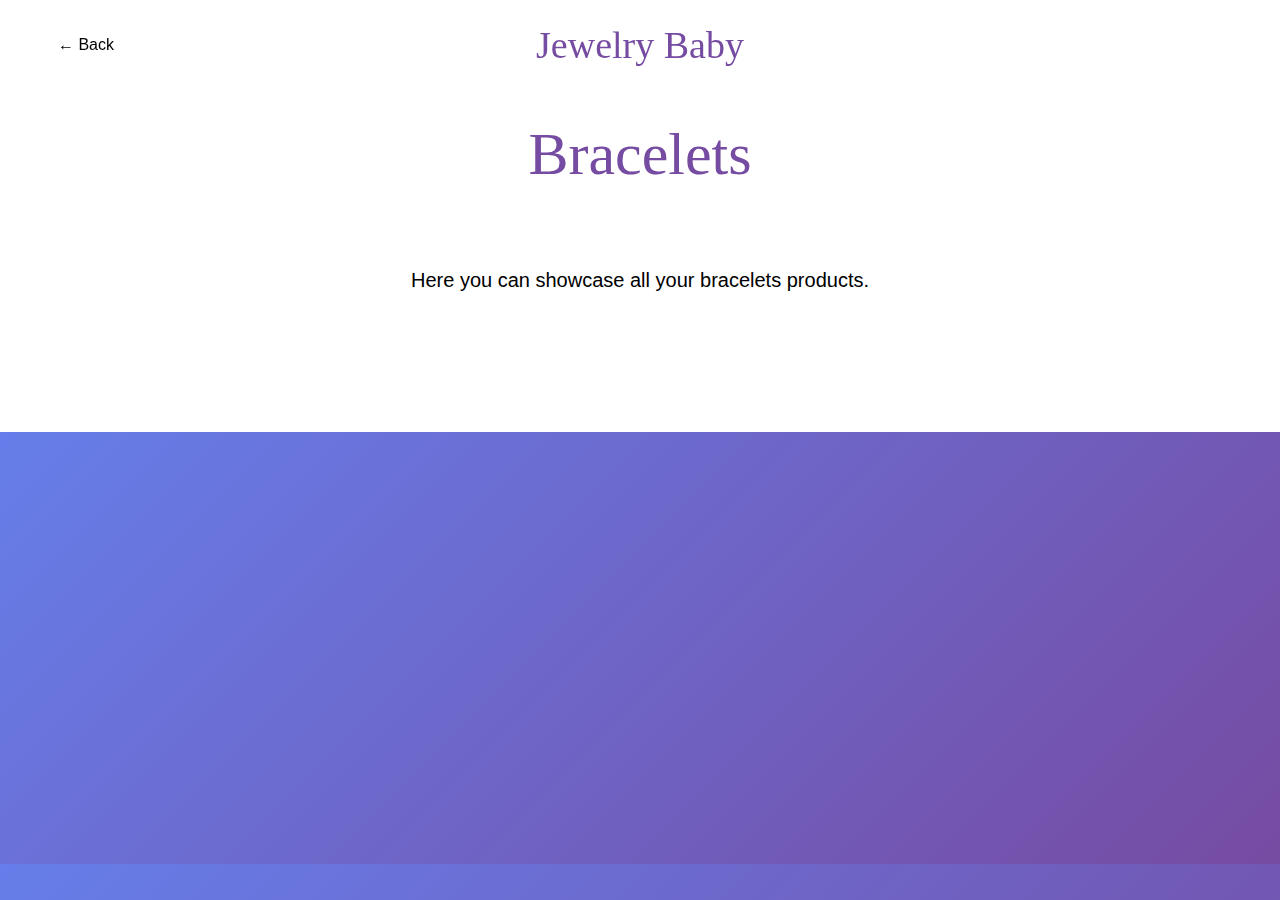
<file: bracelets.html>
<!DOCTYPE html>
<html lang="zh">
<head>
<meta charset="UTF-8">
<title>Bracelets - Jewelry Baby</title>
<link rel="stylesheet" href="style.css">
</head>
<body>

<div class="navbar">
  <div class="nav-left">
    <button class="icon-btn" onclick="history.back()">← Back</button>
  </div>

  <div class="brand">Jewelry Baby</div>

  <div class="nav-right"></div>
</div>

<div class="category-section">
  <div class="category-title">Bracelets</div>
  <p style="font-size:20px;">Here you can showcase all your bracelets products.</p>
</div>

</body>
</html>
</file>
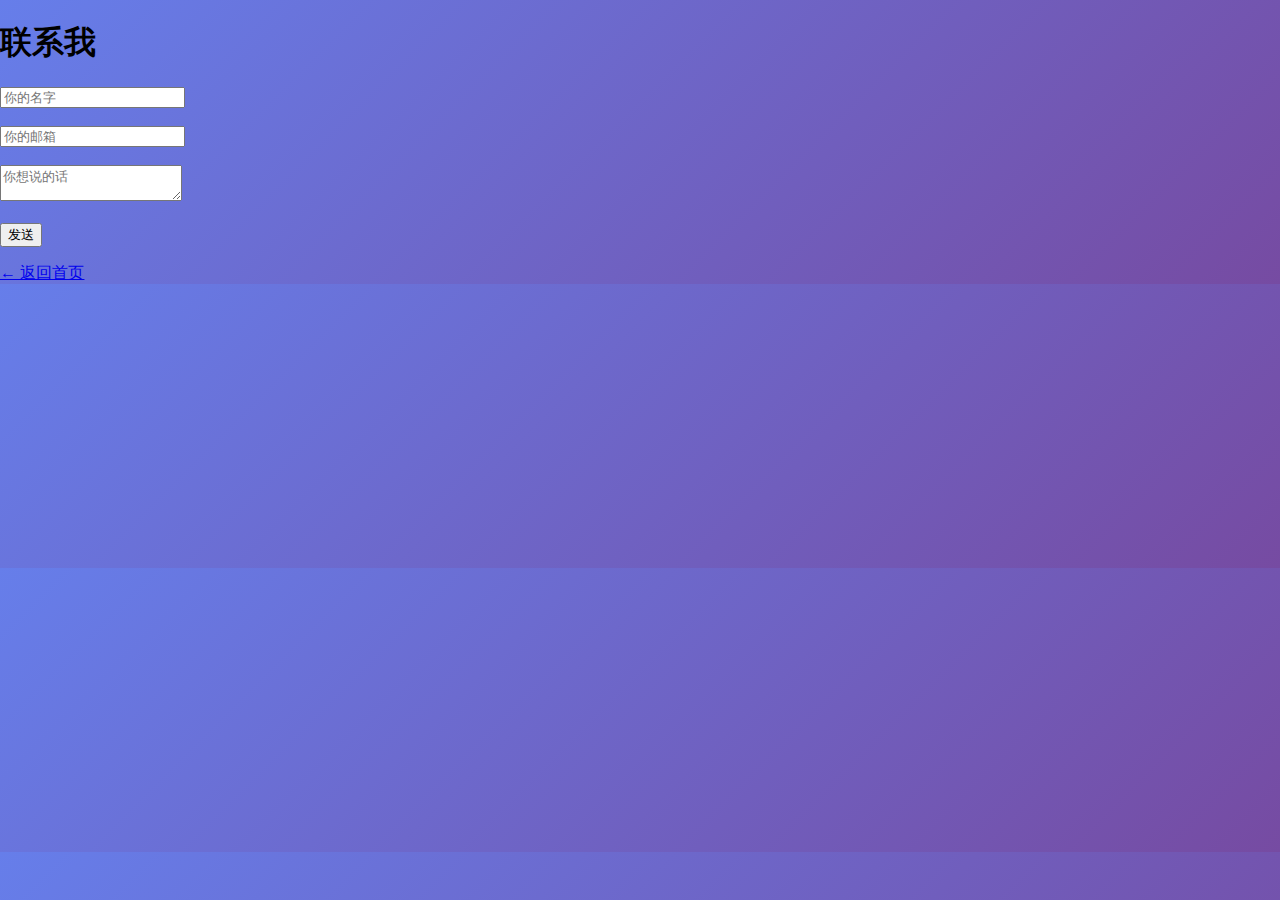
<file: contact.html>
<!DOCTYPE html>
<html lang="zh">
<head>
  <meta charset="UTF-8">
  <title>联系我</title>
  <link rel="stylesheet" href="style.css">
</head>
<body>
  <div class="card">
    <h1>联系我</h1>

    <form id="contactForm">
      <input type="text" name="name" placeholder="你的名字" required><br><br>
      <input type="email" name="email" placeholder="你的邮箱" required><br><br>
      <textarea name="message" placeholder="你想说的话" required></textarea><br><br>
      <button type="submit">发送</button>
    </form>

    <p id="msg"></p>
    <a href="index.html">← 返回首页</a>
  </div>

  <script>
    const scriptURL = 'https://script.google.com/macros/s/AKfycbySydl91rBgDoozgT_4Ir1enfn7ECp7F6yRIPvn9ERMfAa0LEE7zvPfH_0xFc5Rr5bT/exec';
    const form = document.getElementById('contactForm');
    const msg = document.getElementById('msg');

    form.addEventListener('submit', e => {
      e.preventDefault();
      fetch(scriptURL, { method: 'POST', body: new FormData(form)})
        .then(response => {
          msg.textContent = '提交成功！谢谢你的留言';
          form.reset();
        })
        .catch(error => {
          msg.textContent = '提交失败，请稍后重试';
          console.error(error);
        });
    });
  </script>
</body>
</html>
</file>
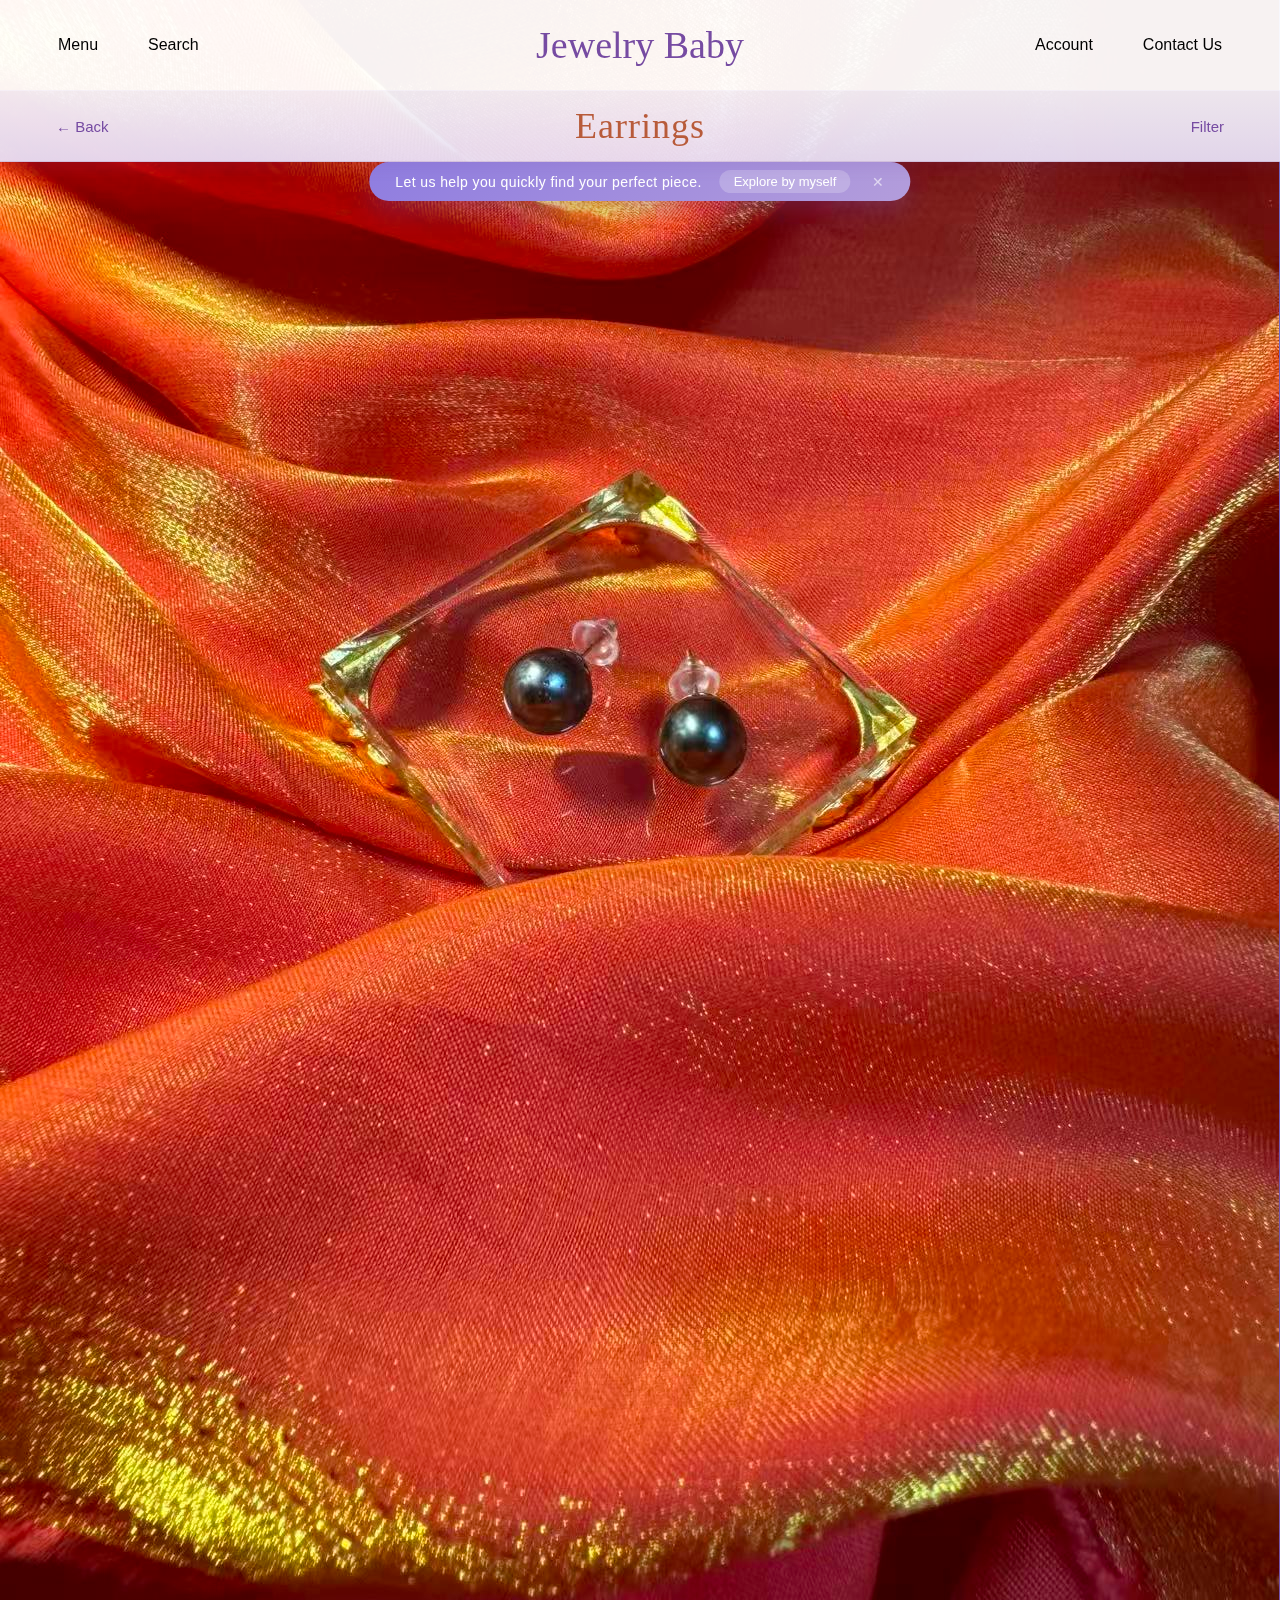
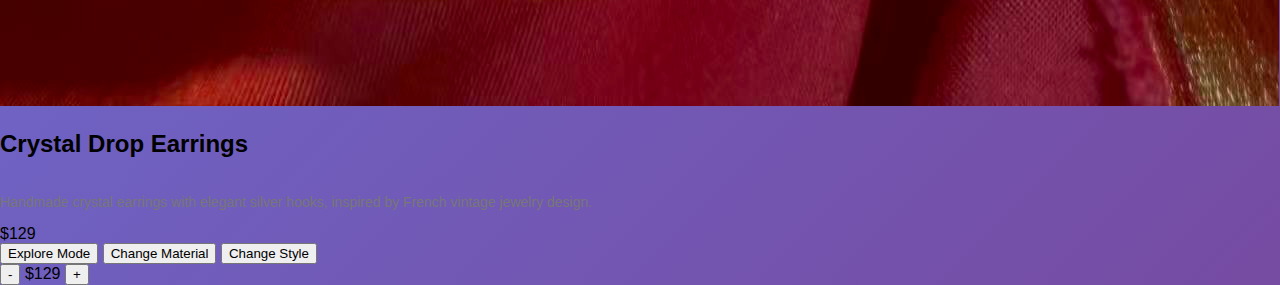
<file: earrings.html>
<!DOCTYPE html>
<html lang="zh">
<head>
<meta charset="UTF-8">
<title>Earrings - Jewelry Baby</title>
<link rel="stylesheet" href="style.css">
</head>

<body class="has-subnav">

<div class="navbar">
  <div class="nav-left">
    <button class="icon-btn">Menu</button>
    <button class="icon-btn">Search</button>
  </div>
  <div class="brand">Jewelry Baby</div>
  <div class="nav-right">
    <button class="text-btn">Account</button>
    <button class="text-btn">Contact Us</button>
  </div>
</div>

<div class="sub-navbar">
  <button class="filter-btn" onclick="history.back()">← Back</button>
  <div class="sub-title">Earrings</div>
  <button class="filter-btn">Filter</button>
</div>

<div class="filter-hint" id="filterHint">
  <span>Let us help you quickly find your perfect piece.</span>
  <button class="hint-action" onclick="filterHint.remove()">Explore by myself</button>
  <span class="hint-close" onclick="filterHint.remove()">✕</span>
</div>

<div class="product-hero">
  <div class="product-image">
    <img src="images/earrings/1001.jpg">
  </div>

  <div class="product-info">
    <h2>Crystal Drop Earrings</h2>
    <p class="product-desc">
      Handmade crystal earrings with elegant silver hooks,
      inspired by French vintage jewelry design.
    </p>
    <div class="product-price">$129</div>
  </div>

  <div class="product-actions">
    <button>Explore Mode</button>
    <button>Change Material</button>
    <button>Change Style</button>
    <div class="price-adjust">
      <button>-</button>
      <span>$129</span>
      <button>+</button>
    </div>
  </div>
</div>

<script>
window.addEventListener("scroll",()=>{
  filterHint.style.opacity = Math.max(0,1-window.scrollY/150);
});
</script>

</body>

</html>
</file>
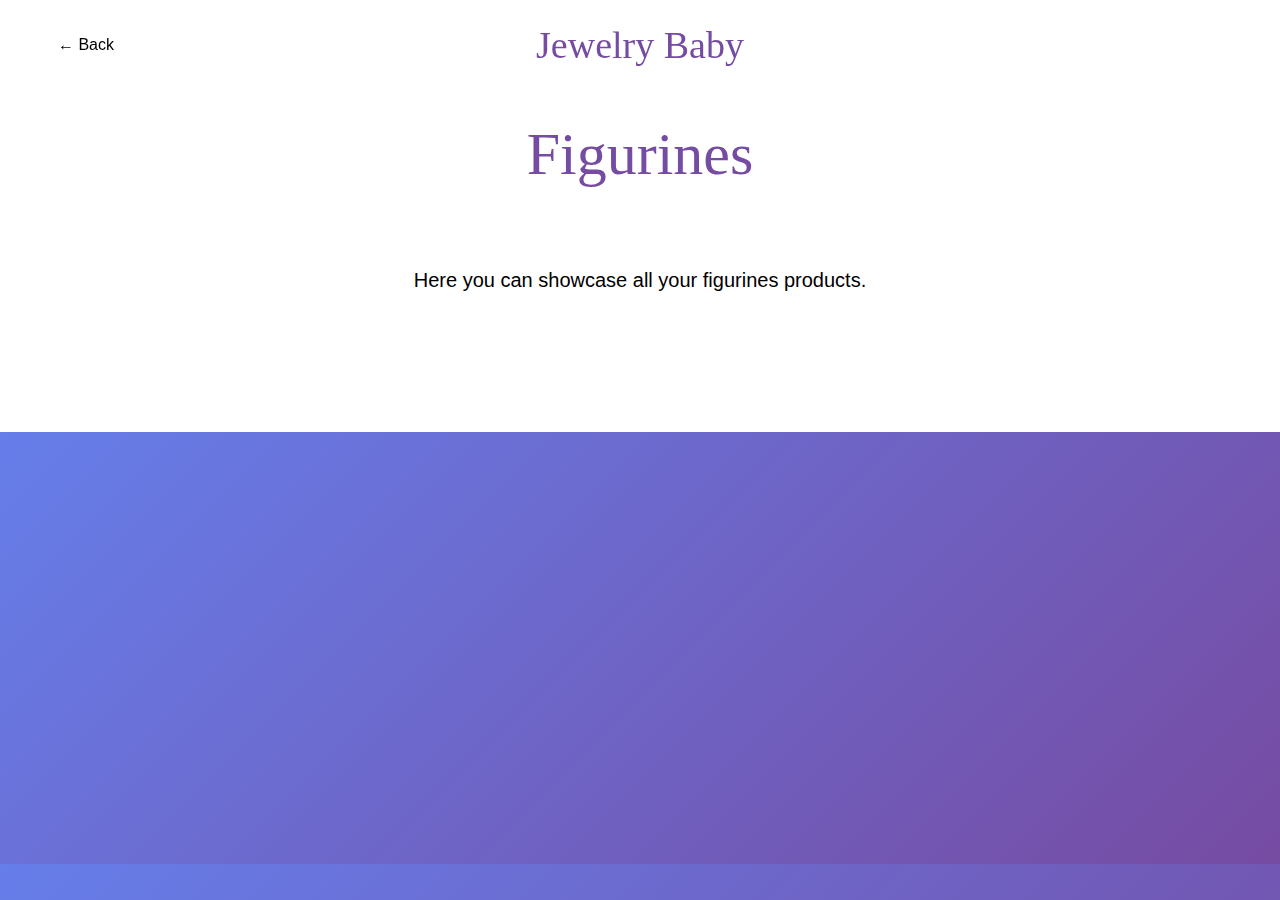
<file: figurines.html>
<!DOCTYPE html>
<html lang="zh">
<head>
<meta charset="UTF-8">
<title>Figurines - Jewelry Baby</title>
<link rel="stylesheet" href="style.css">
</head>
<body>

<div class="navbar">
  <div class="nav-left">
    <button class="icon-btn" onclick="history.back()">← Back</button>
  </div>

  <div class="brand">Jewelry Baby</div>

  <div class="nav-right"></div>
</div>

<div class="category-section">
  <div class="category-title">Figurines</div>
  <p style="font-size:20px;">Here you can showcase all your figurines products.</p>
</div>

</body>
</html>
</file>
<file: style.css>
* { box-sizing: border-box; }

body {
  background: linear-gradient(135deg,#667eea,#764ba2);
  font-family: Arial, sans-serif;
  margin: 0;
}

/* ===== 顶部导航栏 ===== */
.navbar{
  position:fixed;top:0;left:0;width:100%;height:90px;
  background:rgba(255,255,255,.95);
  z-index:999;
}
.nav-left,.nav-right{
  position:absolute;top:50%;transform:translateY(-50%);
  display:flex;gap:14px;
}
.nav-left{left:40px;}
.nav-right{right:40px;}
.brand{
  position:absolute;
  top:50%;
  left:50%;
  transform:translate(-50%,-50%);
  font-family:"Edwardian Script ITC","Brush Script MT",cursive;
  font-size:38px;
  color:#764ba2;
  pointer-events:none;
}



/* 顶栏按钮 */
.icon-btn,.text-btn{
  background:none;
  border:none;
  font-family: "Segoe UI Black","Segoe UI",sans-serif;
  font-size:16px;
  cursor:pointer;
  padding:8px 18px;
  border-radius:20px;
  transition:.2s;
}

.icon-btn:hover,.text-btn:hover{
  background:#667eea;
  color:#fff;
}

/* ===== 首页首屏 ===== */
.hero{margin-top:90px;}
.hero-img{width:100%;display:block;}
.hero-title{
  position:absolute;
  top:50%;
  left:50%;
  transform:translate(-50%,-50%);
  font-family:"Edwardian Script ITC","Brush Script MT",cursive;
  font-size:64px;
  color:#fff;
}

/* ===== 分类区域 ===== */
.category-section{
  padding:120px 10%;
  background:#fff;
  text-align:center;
}

.category-title{
  font-family:"Edwardian Script ITC","Brush Script MT",cursive;
  font-size:60px;
  color:#764ba2;
  margin-bottom:80px;
}

.category-grid{
  display:grid;
  grid-template-columns:repeat(4,1fr);
  gap:40px;
}

.category-item{
  text-decoration:none;
  color:inherit;
  display:block;
  transition:transform .15s;
}

.category-item:active{transform:scale(.96);}

.category-item img{
  width:100%;
  height:260px;
  object-fit:cover;
  border-radius:16px;
  transition:.3s;
}

.category-item:hover img{
  filter:blur(2px) brightness(.85);
}

.category-name{
  margin-top:18px;
  font-family:"Segoe UI Black","Segoe UI",sans-serif;
  font-size:18px;
  transition:.3s;
}

.category-item:hover .category-name{
  background:#667eea;
  color:#fff;
  padding:6px 12px;
  border-radius:18px;
}

/* ===== 二级栏 ===== */
.sub-navbar{
  position:fixed;
  top:90px;
  left:0;
  width:100%;
  height:72px;
  background:linear-gradient(
    180deg,
    rgba(245,242,250,.95) 0%,
    rgba(232,224,246,.95) 100%
  );
  border-top:1px solid rgba(255,255,255,.6);
  border-bottom:1px solid rgba(118,75,162,.25);
  box-shadow:0 6px 14px rgba(118,75,162,.12);
  display:flex;
  align-items:center;
  justify-content:space-between;
  padding:0 40px;
  z-index:998;
}

.sub-navbar > div:first-child{
  position:absolute;
  left:40px;
  top:50%;
  transform:translateY(-50%);
}

.sub-navbar > div:last-child{
  position:absolute;
  right:40px;
  top:50%;
  transform:translateY(-50%);
}

.sub-title{
  position:absolute;
  top:50%;
  left:50%;
  transform:translate(-50%,-50%);
  font-family:"Edwardian Script ITC","Brush Script MT",cursive;
  font-size:36px;
  color:#b85b3a;
  letter-spacing:1px;
  pointer-events:none;
}



.filter-btn{
  background:none;
  border:none;
  font-family:"Segoe UI Black","Segoe UI",sans-serif;
  font-size:15px;
  padding:6px 16px;
  border-radius:18px;
  cursor:pointer;
  transition:.2s;
  color:#764ba2;
}

.filter-btn:hover{
  background:rgba(118,75,162,.12);
}

.filter-btn:active{
  transform:scale(.94);
}

/* ===== 分类页整体下移 ===== */
.has-subnav .category-section{
  padding-top:140px;
  background:linear-gradient(
    180deg,
    #ffffff 0%,
    #f2edf8 35%,
    #d8cfe8 65%,
    #b39ddb 85%,
    #764ba2 100%
  );
}

.filter-hint{
  position:fixed;
  top:162px;                     /* 控制离二级栏的距离，越小越贴 */
  left:50%;
  transform:translateX(-50%);
  background:linear-gradient(135deg,#8f7de0,#b39ddb);
  color:#fff;
  padding:8px 26px;
  border-radius:26px;
  display:flex;
  align-items:center;
  gap:18px;
  box-shadow:0 10px 26px rgba(118,75,162,.35);
  font-size:14px;
  letter-spacing:.3px;
  z-index:997;
  transition:opacity .4s ease, transform .4s ease;
}

.filter-hint span{
  font-family:"Segoe UI","Segoe UI Black",sans-serif;
  font-weight:400;
  font-size:14px;
  letter-spacing:.4px;
}

.hint-action{
  background:rgba(255,255,255,.22);
  border:none;
  color:#fff;
  border-radius:16px;
  padding:4px 14px;
  font-size:13px;
  cursor:pointer;
  font-family:"Segoe UI Black","Segoe UI",sans-serif;
  transition:.2s;
}

.hint-action:hover{
  background:rgba(255,255,255,.32);
}

.hint-close{
  font-size:15px;
  cursor:pointer;
  opacity:.6;
  margin-left:4px;
  transition:.2s;
}

.hint-close:hover{
  opacity:1;
  transform:scale(1.2);
}

.filter-hero{
  max-width:1200px;
  margin:80px auto 0;
  padding:4px;
  border-radius:42px;
  background:linear-gradient(
    180deg,
    #e9ddff 0%,
    #c8b6f2 35%,
    #9c82d6 60%,
    #764ba2 100%
  );
  box-shadow:0 40px 90px rgba(50,20,90,.45);
}

.filter-hero-inner{
  background:rgba(255,255,255,.88);
  border-radius:38px;
  padding:60px;
  display:flex;
  gap:48px;
}


.filter-image img{
  width:340px;
  height:440px;
  object-fit:cover;
  border-radius:26px;
  box-shadow:0 18px 40px rgba(0,0,0,.28);
}

.filter-info h2{
  font-size:30px;
  color:#6f5aa6;
  margin-bottom:14px;
}

.filter-info p{
  font-size:15px;
  color:#5f5f6f;
  line-height:1.7;
}

.filter-actions{
  display:flex;
  flex-direction:column;
  gap:16px;
  justify-content:center;
}

.filter-actions button{
  background:none;
  border:2px solid #764ba2;
  color:#764ba2;
  padding:12px 0;
  border-radius:22px;
  cursor:pointer;
  font-family:"Segoe UI Black","Segoe UI",sans-serif;
  letter-spacing:.4px;
  transition:.25s;
}

.filter-actions button:hover{
  background:#764ba2;
  color:#fff;
}

.filter-panel{
  position:fixed;
  top:180px;
  right:40px;
  background:#fff;
  border-radius:20px;
  padding:20px;
  box-shadow:0 20px 50px rgba(0,0,0,.25);
  display:none;
  z-index:1500;
}

.filter-panel.active{
  display:block;
}

.filter-group span{
  display:inline-block;
  padding:6px 14px;
  border-radius:16px;
  margin:6px;
  background:#eee;
  cursor:pointer;
}

.filter-group span.active{
  background:#764ba2;
  color:#fff;
}


body.scrolled .filter-hint{
  opacity:0;
  transform:translate(-50%,-10px);
  pointer-events:none;
}

.scroll-hint{
  position:fixed;
  left:50%;
  bottom:36px;
  transform:translateX(-50%);
  width:auto;

  padding:20px 40px;
  background:rgba(0,0,0,.25);
  backdrop-filter: blur(6px);
  border-radius:40px;

  z-index:996;
}


/* 双箭头动画 */
.arrows span{
  display:block;
  width:12px;
  height:12px;
  border-right:2px solid rgba(255,255,255,.6);
  border-bottom:2px solid rgba(255,255,255,.6);
  transform:rotate(45deg);
  margin:6px auto;
  animation:down 1.4s infinite alternate;
}

.arrows span:last-child{
  animation-delay:.3s;
}

@keyframes down{
  from{opacity:.25; transform:rotate(45deg) translateY(0);}
  to{opacity:.8; transform:rotate(45deg) translateY(10px);}
}

.page-content{
  position:relative;
  padding-top:220px;
  min-height:120vh;
  background:transparent;
  overflow:hidden;
}

.more-products{
  padding:120px 10% 160px;
  background:linear-gradient(
    180deg,
    #5a4696 0%,
    #2a203f 30%,
    #0f0b18 60%,
    #000000 100%
  );
}

.more-grid{
  display:flex;
  flex-direction:column;
  gap:28px;
}

.more-card{
  display:flex;
  gap:26px;
  align-items:center;

  background:linear-gradient(145deg,#1a1529,#0b0812);
  border-radius:26px;
  padding:26px;

  box-shadow:0 24px 50px rgba(0,0,0,.6);

  opacity:0;
  transform:translateY(60px) scale(.96);
  transition:
    opacity .7s ease,
    transform .7s cubic-bezier(.2,.9,.2,1);
}


.more-products.active .more-card{
  transform:none;
  opacity:1;
}

.more-card img{
  width:160px;
  height:160px;
  object-fit:cover;
  border-radius:22px;
  flex-shrink:0;
  transition:.4s;
}

.more-card:hover img{
  box-shadow:
    0 0 0 3px rgba(118,75,162,.35),
    0 0 40px rgba(118,75,162,.7);
  transform:scale(1.04);
}


.more-info{
  transition:.4s;
}

.more-card:hover .more-info{
  transform:translateY(-6px);
}

.more-info h4{
  font-size:20px;
  color:#e7ddff;
  margin-bottom:6px;
}

.more-info p{
  font-size:14px;
  color:#b5a6dd;
  margin-bottom:10px;
}


.more-tags{
  display:flex;
  gap:8px;
  flex-wrap:wrap;
}

.more-tags span{
  font-size:11px;
  padding:4px 10px;
  border-radius:12px;
  background:rgba(255,255,255,.12);
  color:#ddd;
  transition:.3s;
}

.more-card:hover .more-tags span{
  background:rgba(118,75,162,.35);
}

@media (max-width:768px){
  .more-card{
    flex-direction:column;
    text-align:center;
  }

  .more-card img{
    width:100%;
    height:220px;
  }

  .more-tags{
    justify-content:center;
  }
}

.product-detail{
  position:fixed;
  inset:0;
  background:rgba(10,6,18,.75);
  backdrop-filter:blur(18px);
  display:flex;
  align-items:center;
  justify-content:center;
  z-index:2000;

  opacity:0;
  pointer-events:none;
  transition:.5s;
}

.product-detail.active{
  opacity:1;
  pointer-events:auto;
}

.detail-card{
  background:linear-gradient(145deg,#1a1529,#0b0812);
  border-radius:30px;
  padding:40px;
  display:flex;
  gap:36px;
  max-width:900px;
  width:90%;
  transform:scale(.92);
  transition:.5s cubic-bezier(.2,.9,.2,1);
}

.product-detail.active .detail-card{
  transform:scale(1);
}

.detail-card img{
  width:280px;
  height:360px;
  object-fit:cover;
  border-radius:26px;
}

.detail-info h2{
  color:#e7ddff;
  margin-bottom:12px;
}

.detail-info p{
  color:#b5a6dd;
  margin-bottom:18px;
}

.detail-close{
  background:none;
  border:1px solid #764ba2;
  color:#764ba2;
  padding:10px 22px;
  border-radius:22px;
  cursor:pointer;
}

/* ===== 布局 ===== */
.necklace-card-wrapper {
  display: flex;
  justify-content: center;
  margin: 90px 0;
}

.necklace-card {
  width: 61.8%;
  background: #fff;
  border-radius: 24px;
  display: flex;
  align-items: stretch;
  padding: 36px;
  gap: 40px;
  box-shadow: 0 12px 40px rgba(0,0,0,0.08);
}

/* ===== 图片（明显变大） ===== */
.necklace-img img {
  width: 220px;
  height: 220px;
  object-fit: cover;
  border-radius: 20px;
}

/* ===== 中间文字区 ===== */
.necklace-info {
  flex: 1;
  display: flex;
  flex-direction: column;
  justify-content: center;
}

.necklace-title {
  font-family: "Century Gothic", sans-serif;
  font-weight: bold;
  font-size: 26px;
  margin: 0 0 12px;
}

.necklace-desc {
  font-family: "Century Gothic", sans-serif;
  font-size: 14px;
  color: #555;
  line-height: 1.6;
  margin-bottom: 14px;
}

/* 标签（通用） */
.necklace-tags,
.action-tags {
  display: flex;
  flex-wrap: wrap;
  gap: 8px;
}

.tag {
  font-family: "Century Gothic", sans-serif;
  font-size: 12px;
  padding: 6px 12px;
  border: 1px solid #000;
  border-radius: 999px;
  cursor: pointer;
  transition: all .2s ease;
}

.tag:hover {
  background: #000;
  color: #fff;
}

/* ===== 右侧操作区 ===== */
.necklace-actions {
  display: flex;
  flex-direction: column;
  gap: 20px;
  width: 220px;
}

/* 每个按钮块 */
.action-block {
  border: 1px solid #000;
  border-radius: 20px;
  padding: 16px;
  display: flex;
  flex-direction: column;
  gap: 12px;
}

/* 按钮标题 */
.action-title {
  font-family: "Century Gothic", sans-serif;
  font-weight: bold;
  font-size: 14px;
  text-align: center;
  letter-spacing: 0.4px;
}

/* ===== 商品区域布局 ===== */
.other-products {
  display: flex;
  justify-content: center;
  margin-top: 60px;
}

/* 商品卡片的包装器（确保一行只有两个卡片，并有空白间距） */
.product-card-wrapper {
  display: flex;
  justify-content: space-between; /* 保证卡片在水平方向上的分布 */
  width: 81%; /* 总宽度占页面的88% */
  gap: 1%; /* 卡片之间的间隔占页面宽度的8% */
}

/* 单个商品卡片 */
.product-card {
  background: #fff;
  border-radius: 12px;
  box-shadow: 0 8px 20px rgba(0, 0, 0, 0.1);
  display: flex;
  flex-direction: row;
  padding: 16px;
  gap: 12px;
  height: 25vh; /* 高度为页面纵向的0.25 */
}

/* 左侧卡片宽度占45%，右侧卡片占35% */
.product-card.left {
  width: 45%; /* 左侧卡片占页面宽度的45% */
}

.product-card.right {
  width: 35%; /* 右侧卡片占页面宽度的35% */
}

/* 图片：确保是正方形并裁剪 */
.product-img {
  position: relative;
  width: 50%; /* 图片宽度与卡片宽度一致 */
  height: 0;
  padding-top: 50%; /* 保证图片容器的宽高比是1:1（正方形） */
  overflow: hidden;
  border-radius: 12px;
}

.product-img img {
  object-fit: cover;
  width: 100%;
  height: 100%;
}

/* 商品信息区域 */
.product-info {
  flex: 1;
  display: flex;
  flex-direction: column;
  justify-content: center;
}

.product-info h3 {
  font-family: "Century Gothic", sans-serif;
  font-size: 18px;
  font-weight: bold;
  margin: 0 0 8px;
}

.product-info .product-desc {
  font-family: "Century Gothic", sans-serif;
  font-size: 14px;
  color: #777;
  line-height: 1.5;
  margin-bottom: 12px;
}

/* 商品标签 */
.product-tags {
  display: flex;
  gap: 8px;
}

.tag {
  font-family: "Century Gothic", sans-serif;
  font-size: 12px;
  padding: 6px 12px;
  border: 1px solid #000;
  border-radius: 999px;
  cursor: pointer;
  transition: all 0.2s ease;
}

.tag:hover {
  background: #000;
  color: #fff;
}
</file>
